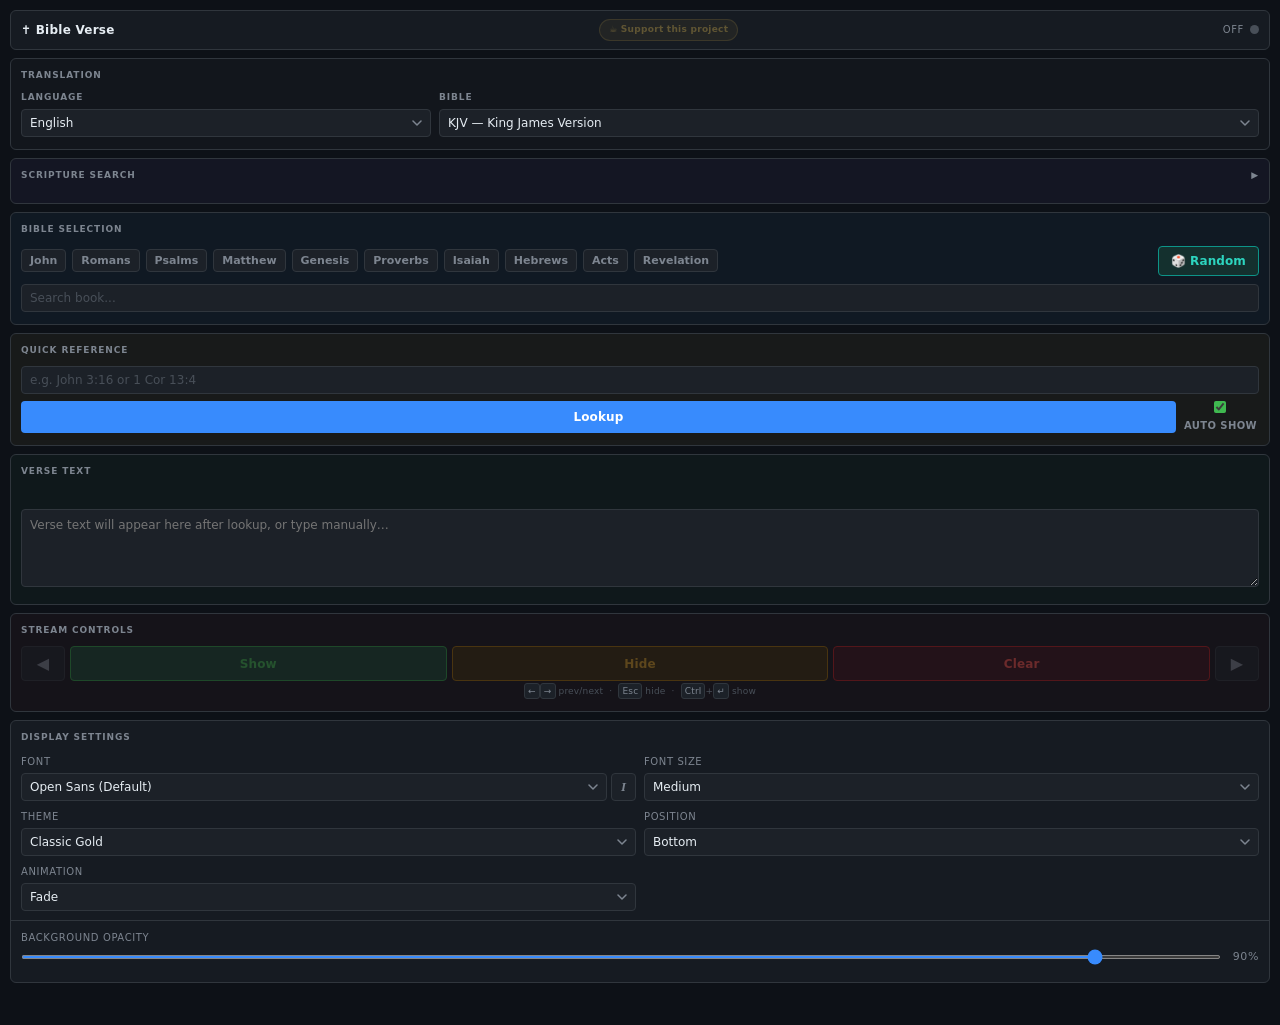
<file: index.html>
<!DOCTYPE html>
<html lang="en">
<head>
  <meta charset="UTF-8">
  <meta name="viewport" content="width=device-width, initial-scale=1.0">
  <title>Bible Verse Controller</title>
  <link rel="stylesheet" href="assets/dock.css">
</head>
<body>

<div id="app">

  <!-- Header -->
  <header>
    <h1>✝ Bible Verse</h1>
    <a
      href="https://ko-fi.com/sinewytech"
      target="_blank"
      rel="noopener noreferrer"
      class="kofi-btn"
      title="Support this project on Ko-fi"
    >☕ Support this project</a>
    <div class="status-row">
      <span class="status-label" id="status-label">Off</span>
      <div class="status-dot" id="status-dot"></div>
    </div>
  </header>

  <!-- Translation -->
  <div class="card card--translation">
    <div class="card-title">Translation</div>
    <div style="display:flex;gap:8px;align-items:flex-end;flex-wrap:nowrap;">
      <div style="flex:1;min-width:0;box-sizing:border-box;">
        <label style="font-size:9px;font-weight:700;text-transform:uppercase;letter-spacing:0.1em;color:var(--text-muted);margin-bottom:4px;display:block;">Language</label>
        <select id="language" title="Language" style="width:100%;min-width:0;">
          <option value="" disabled>Language</option>
          <option value="english" selected>English</option>
          <option value="french">French</option>
          <option value="portuguese">Portuguese</option>
          <option value="spanish">Spanish</option>
          <option value="swahili">Swahili</option>
          <option value="arabic">Arabic</option>
          <option value="chinese">Chinese</option>
          <option value="german">German</option>
          <option value="russian">Russian</option>
        </select>
      </div>
      <div style="flex:2;min-width:0;box-sizing:border-box;">
        <label style="font-size:9px;font-weight:700;text-transform:uppercase;letter-spacing:0.1em;color:var(--text-muted);margin-bottom:4px;display:block;">Bible</label>
        <select id="translation" title="Bible translation" style="width:100%;overflow:hidden;text-overflow:ellipsis;min-width:0;box-sizing:border-box;">
          <option value="kjv" data-language="english" selected>KJV — King James Version</option>
          <option value="nkjv" data-language="english">NKJV — New King James Version</option>
          <option value="niv" data-language="english">NIV — New International Version (1984)</option>
          <option value="niv2011" data-language="english">NIV2011 — New International Version (2011)</option>
          <option value="esv" data-language="english">ESV — English Standard Version</option>
          <option value="nlt" data-language="english">NLT — New Living Translation</option>
          <option value="nasb" data-language="english">NASB — New American Standard Bible</option>
          <option value="amp" data-language="english">AMP — Amplified Bible</option>
          <option value="msg" data-language="english">MSG — The Message</option>
          <option value="csb17" data-language="english">CSB — Christian Standard Bible</option>
          <option value="web" data-language="english">WEB — World English Bible</option>
          <option value="asv" data-language="english">ASV — American Standard Version</option>
          <option value="ylt" data-language="english">YLT — Young's Literal Translation</option>
          <option value="dra" data-language="english">DRB — Douay-Rheims</option>
          <option value="rsv" data-language="english">RSV — Revised Standard Version</option>
          <option value="net" data-language="english">NET — New English Translation</option>
          <option value="gnv" data-language="english">GNV — Geneva Bible (1599)</option>
          <option value="lsv" data-language="english">LSV — Literal Standard Version</option>
          <option value="bsb" data-language="english">BSB — Berean Standard Bible</option>
          <option value="mev" data-language="english">MEV — Modern English Version</option>
          <option value="isv" data-language="english">ISV — International Standard Version</option>
          <option value="erv" data-language="english">ERV — Easy-to-Read Version</option>
          <option value="gnt" data-language="english">GNT — Good News Bible</option>
          <option value="nbs" data-language="french">NBS — Nouvelle Bible Segond</option>
          <option value="frlsg" data-language="french">LSG — Louis Segond 1910</option>
          <option value="frdby" data-language="french">DBY — Darby French</option>
          <option value="frpdv17" data-language="french">PDV — Parole de Vie</option>
          <option value="bds" data-language="french">BDS — Bible du Semeur</option>
          <option value="ara" data-language="portuguese">ARA — Almeida Revista e Atualizada</option>
          <option value="acf11" data-language="portuguese">ACF — Almeida Corrigida Fiel</option>
          <option value="nvipt" data-language="portuguese">NVI-PT — Nova Versão Internacional</option>
          <option value="ntlh" data-language="portuguese">NTLH — Nova Tradução na Linguagem de Hoje</option>
          <option value="arc09" data-language="portuguese">ARC — Almeida Revista e Corrigida</option>
          <option value="rv1960" data-language="spanish">RV1960 — Reina Valera 1960</option>
          <option value="rv2004" data-language="spanish">RV2004 — Reina Valera 2004</option>
          <option value="nvi" data-language="spanish">NVI — Nueva Versión Internacional</option>
          <option value="pdt" data-language="spanish">PDT — Palabra de Dios para Todos</option>
          <option value="ntv" data-language="spanish">NTV — Nueva Traducción Viviente</option>
          <option value="suv" data-language="swahili">SUV — Swahili Union Version</option>
          <option value="nav" data-language="arabic">NAV — New Arabic Version</option>
          <option value="svd" data-language="arabic">SVD — Smith & Van Dyke</option>
          <option value="cuv" data-language="chinese">CUV — Chinese Union Version</option>
          <option value="cunp" data-language="chinese">CUNP — Chinese Union New Punctuation</option>
          <option value="elb" data-language="german">ELB — Elberfelder Bibel</option>
          <option value="lut" data-language="german">LUT — Luther Bibel 2017</option>
          <option value="sch" data-language="german">SCH — Schlachter 2000</option>
          <option value="synodal" data-language="russian">SYNOD — Russian Synodal</option>
          <option value="nrt" data-language="russian">NRT — New Russian Translation</option>
        </select>
      </div>
    </div>
  </div>

  <!-- Scripture Search -->
  <div class="card card--scripture-search" id="scripture-search-card">
    <div class="card-title" id="scripture-search-toggle" style="cursor:pointer;display:flex;justify-content:space-between;align-items:center;">
      Scripture Search <span id="search-toggle-icon">▶</span>
    </div>
    <div id="scripture-search-body" style="display:none;">
      <div style="display:flex;gap:8px;margin-bottom:8px;">
        <input type="text" id="search-input" placeholder="e.g. Jesus wept" autocomplete="off" spellcheck="false" style="flex:1;min-width:0;">
        <button class="btn btn-lookup" id="btn-search">Search</button>
      </div>
      <div id="search-status" style="font-size:11px;color:var(--text-muted);margin-bottom:6px;display:none;"></div>
      <ul id="search-results" class="search-results hidden"></ul>
    </div>
  </div>

  <!-- Bible Selection -->
  <div class="card card--bible-sel">
    <div class="card-title">Bible Selection</div>
    <div class="quick-books-row">
      <button class="btn-book" data-book="John">John</button>
      <button class="btn-book" data-book="Romans">Romans</button>
      <button class="btn-book" data-book="Psalms">Psalms</button>
      <button class="btn-book" data-book="Matthew">Matthew</button>
      <button class="btn-book" data-book="Genesis">Genesis</button>
      <button class="btn-book" data-book="Proverbs">Proverbs</button>
      <button class="btn-book" data-book="Isaiah">Isaiah</button>
      <button class="btn-book" data-book="Hebrews">Hebrews</button>
      <button class="btn-book" data-book="Acts">Acts</button>
      <button class="btn-book" data-book="Revelation">Revelation</button>
      <button class="btn btn-random" id="btn-random">🎲 Random</button>
    </div>
    <div id="random-menu" class="random-menu hidden">
      <button class="random-menu-item" data-cat="bible">📖 Entire Bible</button>
      <button class="random-menu-item" data-cat="ot">📜 Old Testament</button>
      <button class="random-menu-item" data-cat="nt">✝ New Testament</button>
      <button class="random-menu-item" data-cat="gospels">🕊 Gospels only</button>
      <button class="random-menu-item" data-cat="poetry">🎵 Psalms &amp; Proverbs</button>
    </div>
    <div class="ref-wrap" style="margin-top:8px;position:relative;">
      <input type="text" id="book-input" placeholder="Search book..." autocomplete="off" spellcheck="false">
      <ul id="autocomplete-list" class="autocomplete-list hidden"></ul>
    </div>
    <div id="cv-row" class="cv-row hidden">
      <select id="chapter-sel" title="Chapter"></select>
      <select id="verse-sel" title="Verse"></select>
    </div>
  </div>

  <!-- Quick Reference -->
  <div class="card card--quick-ref">
    <div class="card-title">Quick Reference</div>
    <div class="lookup-row" style="display:flex;gap:8px;align-items:center;flex-wrap:nowrap;">
      <div class="ref-wrap" style="flex:1;min-width:0;box-sizing:border-box;">
        <input
          type="text"
          id="ref-input"
          placeholder="e.g. John 3:16 or 1 Cor 13:4"
          autocomplete="off"
          spellcheck="false"
        >
      </div>
    </div>
    <div class="lookup-actions">
      <button class="btn btn-lookup" id="btn-lookup">Lookup</button>
      <label class="auto-show-label" title="Automatically show verse on stream after lookup">
        <input type="checkbox" id="auto-show-cb" checked>
        <span>Auto Show</span>
      </label>
    </div>
  </div>

  <!-- Verse Preview & Edit -->
  <div class="card card--verse-text">
    <div class="card-title">Verse Text</div>
    <p id="preview-reference"></p>
    <textarea
      id="verse-text"
      placeholder="Verse text will appear here after lookup, or type manually…"
    ></textarea>
  </div>

  <!-- Stream Controls -->
  <div class="card card--stream">
    <div class="card-title">Stream Controls</div>
    <div class="controls-row">
      <button class="btn btn-prev" id="btn-prev" title="Previous verse (←)" disabled>◀</button>
      <button class="btn btn-show" id="btn-show" disabled>Show</button>
      <button class="btn btn-hide" id="btn-hide" disabled>Hide</button>
      <button class="btn btn-clear" id="btn-clear" disabled>Clear</button>
      <button class="btn btn-next" id="btn-next" title="Next verse (→)" disabled>▶</button>
    </div>
    <div class="kbd-hint">
      <kbd>←</kbd><kbd>→</kbd> prev/next &nbsp;·&nbsp;
      <kbd>Esc</kbd> hide &nbsp;·&nbsp;
      <kbd>Ctrl</kbd>+<kbd>↵</kbd> show
    </div>
  </div>

  <!-- Display Settings -->
  <div class="card">
    <div class="card-title">Display Settings</div>

    <div class="settings-grid">
      <label>
        Font
        <div class="font-row">
          <select id="font-sel"></select>
          <button id="btn-italic" class="btn-italic" type="button" title="Italic">I</button>
        </div>
      </label>
      <label>
        Font Size
        <select id="font-size">
          <option value="sm">Small</option>
          <option value="md" selected>Medium</option>
          <option value="lg">Large</option>
          <option value="xl">X-Large</option>
        </select>
      </label>
      <label>
        Theme
        <select id="theme">
          <option value="gold">Classic Gold</option>
          <option value="white">Clean White</option>
          <option value="dark">Dark Minimal</option>
          <option value="sacred-light">Sacred Light</option>
          <option value="custom">Custom…</option>
        </select>
      </label>
      <label>
        Position
        <select id="position">
          <option value="bottom">Bottom</option>
          <option value="center">Center</option>
          <option value="top">Top</option>
        </select>
      </label>
      <label>
        Animation
        <select id="animation">
          <option value="fade">Fade</option>
          <option value="slide">Slide Up</option>
          <option value="none">None</option>
        </select>
      </label>
    </div>

    <!-- Opacity -->
    <div class="card-divider"></div>
    <label style="margin-bottom:5px">
      Background Opacity
      <div class="slider-row">
        <input type="range" id="opacity-slider" min="0" max="100" value="90" step="1">
        <span class="slider-value" id="opacity-value">90%</span>
      </div>
    </label>

    <!-- Custom colours (shown when theme = custom) -->
    <div id="custom-colors-section">
      <div class="card-divider"></div>
      <div class="card-title" style="margin-bottom:7px">Custom Colours</div>
      <div class="color-row">
        <div class="color-item">
          <span>Background</span>
          <input type="color" id="color-bg" value="#080810">
        </div>
        <div class="color-item">
          <span>Verse Text</span>
          <input type="color" id="color-text" value="#f0e6c4">
        </div>
        <div class="color-item">
          <span>Reference</span>
          <input type="color" id="color-ref" value="#c9a84c">
        </div>
      </div>
      <div class="card-divider" style="margin-top:9px"></div>
      <label class="checkbox-row">
        <input type="checkbox" id="show-card-checkbox">
        <span>Show card overlay on background</span>
      </label>
    </div>

    <!-- Background mode — only visible when theme = Custom -->
    <div id="bg-mode-section">
      <div class="card-divider"></div>
      <label style="margin-bottom:5px">Background Mode</label>
      <div class="toggle-group" id="bg-mode-toggle" style="margin-bottom:7px">
        <button class="toggle-btn active" data-mode="color">Colour</button>
        <button class="toggle-btn" data-mode="image">Image</button>
      </div>
      <div id="bg-image-section" style="display:none">
        <div class="image-upload-area">
          <label class="btn-upload">
            Choose Image
            <input type="file" id="bg-image-input" accept="image/*" hidden>
          </label>
          <span id="bg-image-name">No image selected</span>
          <button class="btn-icon" id="bg-image-clear" title="Remove image">×</button>
        </div>
      </div>
    </div>
  </div>

  <!-- Status Bar -->
  <div id="status-bar"></div>

</div>

<script src="assets/app.js"></script>
<script>
(() => {
  try {
  // ── DOM refs ──────────────────────────────────────────
  const refInput        = document.getElementById('ref-input');
  const autocompleteList= document.getElementById('autocomplete-list');
  const bookInput       = document.getElementById('book-input');
  const searchInput     = document.getElementById('search-input');
  const btnSearch       = document.getElementById('btn-search');
  const searchStatus    = document.getElementById('search-status');
  const searchResults   = document.getElementById('search-results');
  const searchToggle    = document.getElementById('scripture-search-toggle');
  const searchBody      = document.getElementById('scripture-search-body');
  const searchToggleIcon= document.getElementById('search-toggle-icon');
  const chapterSel      = document.getElementById('chapter-sel');
  const verseSel        = document.getElementById('verse-sel');
  const cvRow           = document.getElementById('cv-row');
  const autoShowCb      = document.getElementById('auto-show-cb');
  const languageSel     = document.getElementById('language');
  const translationSel  = document.getElementById('translation');
  const btnLookup       = document.getElementById('btn-lookup');
  const btnRandom       = document.getElementById('btn-random');
  const randomMenu      = document.getElementById('random-menu');
  const previewRef      = document.getElementById('preview-reference');
  const verseText       = document.getElementById('verse-text');
  const btnPrev         = document.getElementById('btn-prev');
  const btnShow         = document.getElementById('btn-show');
  const btnHide         = document.getElementById('btn-hide');
  const btnClear        = document.getElementById('btn-clear');
  const btnNext         = document.getElementById('btn-next');
  const themeSel        = document.getElementById('theme');
  const positionSel     = document.getElementById('position');
  const fontSizeSel     = document.getElementById('font-size');
  const animationSel    = document.getElementById('animation');
  const fontSel         = document.getElementById('font-sel');
  const btnItalic       = document.getElementById('btn-italic');
  const opacitySlider   = document.getElementById('opacity-slider');
  const opacityValue    = document.getElementById('opacity-value');
  const customSection   = document.getElementById('custom-colors-section');
  const bgModeSection   = document.getElementById('bg-mode-section');
  const showCardCheckbox= document.getElementById('show-card-checkbox');
  const colorBg         = document.getElementById('color-bg');
  const colorText       = document.getElementById('color-text');
  const colorRef        = document.getElementById('color-ref');
  const bgModeToggle    = document.getElementById('bg-mode-toggle');
  const bgImageSection  = document.getElementById('bg-image-section');
  const bgImageInput    = document.getElementById('bg-image-input');
  const bgImageName     = document.getElementById('bg-image-name');
  const bgImageClear    = document.getElementById('bg-image-clear');
  const statusBar       = document.getElementById('status-bar');
  const statusDot       = document.getElementById('status-dot');
  const statusLabel     = document.getElementById('status-label');

  // ── State ─────────────────────────────────────────────
  let currentReference  = '';  // display string e.g. "John 3:16 — KJV"
  let navRef            = null; // { book, chapter, verse } for next/prev
  let overlayState      = 'off';
  let currentBgImage    = null; // base64 data URL or null
  let bgMode            = 'color';
  let isItalic          = false;
  let selectedBook      = null; // book name chosen via quick button or autocomplete
  let acItems           = [];   // current autocomplete results
  let acIndex           = -1;   // active autocomplete index

  // ── Populate font selector ────────────────────────────
  BibleApp.CHURCH_FONTS.forEach(f => {
    const opt = document.createElement('option');
    opt.value       = f.value;
    opt.textContent = f.label;
    fontSel.appendChild(opt);
  });

  // ── Init ──────────────────────────────────────────────
  BibleApp.initChannel('dock', () => {});

  const saved = BibleApp.loadSettings();
  translationSel.value = saved.translation || 'kjv';
  // Saved translation may no longer exist in the dropdown (e.g. removed codes)
  if (!translationSel.value) translationSel.value = 'kjv';
  themeSel.value       = saved.theme       || 'gold';
  positionSel.value    = saved.position    || 'bottom';
  fontSizeSel.value    = saved.fontSize    || 'md';
  animationSel.value   = saved.animation   || 'fade';
  fontSel.value        = saved.font        || 'Open Sans';
  isItalic             = saved.italic === true;
  btnItalic.classList.toggle('active', isItalic);
  autoShowCb.checked   = saved.autoShow !== false; // default true
  opacitySlider.value  = saved.opacity     !== undefined ? saved.opacity : 90;
  opacityValue.textContent = opacitySlider.value + '%';

  if (saved.customColors) {
    colorBg.value   = saved.customColors.bg   || '#080810';
    colorText.value = saved.customColors.text || '#f0e6c4';
    colorRef.value  = saved.customColors.ref  || '#c9a84c';
  }
  // Default unchecked — only restore true if explicitly saved as true
  showCardCheckbox.checked = saved.showCard === true;

  // Only restore bg image state when custom theme is actually active
  if (themeSel.value === 'custom') {
    if (saved.bgImage) {
      currentBgImage = saved.bgImage;
      bgImageName.textContent = 'Saved image';
    }
    if (saved.bgMode === 'image') {
      bgMode = 'image';
      setActiveBgModeBtn('image');
      bgImageSection.style.display = '';
    }
  }

  updateThemeUI();

  // ── Language filter ──────────────────────────────────
  languageSel.addEventListener('change', function() {
    const selectedLang = this.value;
    const options = translationSel.querySelectorAll('option');

    let firstVisible = null;
    options.forEach(opt => {
      if (opt.dataset.language === selectedLang) {
        opt.style.display = '';
        if (!firstVisible) firstVisible = opt;
      } else {
        opt.style.display = 'none';
      }
    });

    if (firstVisible) {
      translationSel.value = firstVisible.value;
    }
  });

  // ── Helpers ───────────────────────────────────────────

  function setStatus(msg, type = '') {
    statusBar.textContent = msg;
    statusBar.className   = type ? `is-${type}` : '';
    if (type !== 'loading' && msg) {
      setTimeout(() => {
        if (statusBar.textContent === msg) {
          statusBar.textContent = '';
          statusBar.className   = '';
        }
      }, 4000);
    }
  }

  function setDotState(state) {
    overlayState = state;
    statusDot.className = 'status-dot';
    if (state === 'live') {
      statusDot.classList.add('live');
      statusLabel.textContent = 'Live';
    } else if (state === 'hidden') {
      statusDot.classList.add('hidden-state');
      statusLabel.textContent = 'Hidden';
    } else {
      statusLabel.textContent = 'Off';
    }
  }

  function enableControls(hasVerse) {
    btnShow.disabled  = !hasVerse;
    btnHide.disabled  = !hasVerse;
    btnClear.disabled = !hasVerse;
    btnPrev.disabled  = !hasVerse || !navRef;
    btnNext.disabled  = !hasVerse || !navRef;
  }

  function getCurrentState(action) {
    const isCustom = themeSel.value === 'custom';
    return {
      action,
      reference:    currentReference || refInput.value.trim(),
      text:         verseText.value.trim(),
      theme:        themeSel.value,
      position:     positionSel.value,
      fontSize:     fontSizeSel.value,
      animation:    animationSel.value,
      font:         fontSel.value,
      italic:       isItalic,
      opacity:      parseInt(opacitySlider.value, 10),
      // Preset themes never send a background image — their CSS always wins
      bgMode:       isCustom ? bgMode : 'color',
      bgImage:      isCustom && bgMode === 'image' ? currentBgImage : null,
      customColors: { bg: colorBg.value, text: colorText.value, ref: colorRef.value },
      // Preset themes always show the card; custom respects the checkbox
      showCard:     isCustom ? showCardCheckbox.checked : true,
      visible:      action === 'show',
      translation:  translationSel.value,
    };
  }

  function saveCurrentSettings() {
    BibleApp.saveSettings({
      translation:  translationSel.value,
      theme:        themeSel.value,
      position:     positionSel.value,
      fontSize:     fontSizeSel.value,
      animation:    animationSel.value,
      font:         fontSel.value,
      italic:       isItalic,
      autoShow:     autoShowCb.checked,
      opacity:      parseInt(opacitySlider.value, 10),
      bgMode,
      bgImage:      currentBgImage,
      customColors: { bg: colorBg.value, text: colorText.value, ref: colorRef.value },
      showCard:     showCardCheckbox.checked,
    });
  }

  function resendIfLive() {
    if (overlayState !== 'live') return;
    if (!verseText.value || verseText.value.trim() === '') return;
    BibleApp.send(getCurrentState('show'));
  }

  function updateThemeUI(sendUpdate = false) {
    const isCustom = themeSel.value === 'custom';

    // Custom-only panels
    customSection.classList.toggle('visible', isCustom);
    bgModeSection.classList.toggle('visible', isCustom);

    if (!isCustom) {
      // Reset bg mode controls so they're clean if user returns to Custom later
      bgMode = 'color';
      setActiveBgModeBtn('color');
      bgImageSection.style.display = 'none';
    }

    if (sendUpdate) resendIfLive();
  }

  function setActiveBgModeBtn(mode) {
    bgModeToggle.querySelectorAll('.toggle-btn').forEach(b => {
      b.classList.toggle('active', b.dataset.mode === mode);
    });
  }

  // ── Book / Chapter / Verse selectors ─────────────────

  async function populateChapters(bookName) {
    const entry = BibleApp.BIBLE_BOOKS.find(([name]) => name === bookName);
    if (!entry) return;
    chapterSel.innerHTML = '';
    for (let i = 1; i <= entry[2]; i++) {
      const opt = document.createElement('option');
      opt.value = opt.textContent = i;
      chapterSel.appendChild(opt);
    }
    await populateVerses();
  }

  async function populateVerses() {
    verseSel.innerHTML = '';
    const loading = document.createElement('option');
    loading.textContent = 'Loading...';
    loading.disabled = true;
    verseSel.appendChild(loading);

    const entry = BibleApp.BIBLE_BOOKS.find(([name]) => name === selectedBook);
    if (!entry) return;
    const bookId = BibleApp.BIBLE_BOOKS.indexOf(entry) + 1;
    const rawTranslation = translationSel.value;
    const translationCode = BibleApp.TRANSLATION_MAP[rawTranslation.toLowerCase()] || rawTranslation.toUpperCase();
    const chapter = parseInt(chapterSel.value, 10) || 1;

    const count = await BibleApp.fetchVerseCount(translationCode, bookId, chapter);

    verseSel.innerHTML = '';
    for (let i = 1; i <= count; i++) {
      const opt = document.createElement('option');
      opt.value = opt.textContent = i;
      verseSel.appendChild(opt);
    }
  }

  function selectBook(bookName) {
    selectedBook = bookName;
    bookInput.value = bookName;
    document.querySelectorAll('.btn-book').forEach(b =>
      b.classList.toggle('active', b.dataset.book === bookName)
    );
    populateChapters(bookName);
    cvRow.classList.remove('hidden');
    updateRefFromDropdowns();
    const entry = BibleApp.BIBLE_BOOKS.find(([name]) => name === bookName);
    if (entry && entry[2] === 1) {
      verseSel.focus();
    } else {
      chapterSel.focus();
    }
  }

  function updateRefFromDropdowns() {
    if (!selectedBook) return;
    refInput.value = `${selectedBook} ${chapterSel.value}:${verseSel.value}`;
  }

  async function syncDropdowns(bookName, chapter, verse) {
    const entry = BibleApp.BIBLE_BOOKS.find(([name]) => name.toLowerCase() === bookName.toLowerCase());
    if (!entry) return;
    selectedBook = entry[0];
    document.querySelectorAll('.btn-book').forEach(b =>
      b.classList.toggle('active', b.dataset.book === selectedBook)
    );
    chapterSel.innerHTML = '';
    for (let i = 1; i <= entry[2]; i++) {
      const opt = document.createElement('option');
      opt.value = opt.textContent = i;
      chapterSel.appendChild(opt);
    }
    chapterSel.value = chapter;
    cvRow.classList.remove('hidden');
    await populateVerses();
    verseSel.value = verse;
  }

  // ── Scripture Search ──────────────────────────────────

  async function doSearch() {
    const query = searchInput.value.trim();
    if (query.length < 2) {
      searchStatus.textContent = 'Type at least 2 characters to search.';
      searchStatus.style.display = '';
      searchResults.classList.add('hidden');
      searchResults.innerHTML = '';
      return;
    }
    const rawTranslation = translationSel.value;
    const translationCode = BibleApp.TRANSLATION_MAP[rawTranslation.toLowerCase()] || rawTranslation.toUpperCase();

    searchStatus.textContent = 'Searching...';
    searchStatus.style.display = '';
    btnSearch.disabled = true;
    searchResults.classList.add('hidden');
    searchResults.innerHTML = '';

    const results = await BibleApp.searchScripture(translationCode, query);

    btnSearch.disabled = false;

    if (results && results.error) {
      searchStatus.textContent = results.error;
      return;
    }
    if (!results || results.length === 0) {
      searchStatus.textContent = `No results found for "${query}".`;
      return;
    }

    searchStatus.textContent = `${results.length} result${results.length !== 1 ? 's' : ''} found.`;
    searchResults.innerHTML = '';

    results.forEach(r => {
      const bookName = BibleApp.BIBLE_BOOKS[r.bookId - 1]?.[0] || `Book ${r.bookId}`;
      const ref = `${bookName} ${r.chapter}:${r.verse}`;
      const snippet = r.text.length > 90 ? r.text.slice(0, 90) + '...' : r.text;

      const li = document.createElement('li');
      li.className = 'search-result-item';
      li.innerHTML = `<span class="search-result-ref">${ref}</span><span class="search-result-text">${snippet}</span>`;
      li.addEventListener('click', () => {
        refInput.value = ref;
        doLookup(ref);
        if (searchBody.style.display !== 'none') {
          searchBody.style.display = 'none';
          searchToggleIcon.textContent = '▶';
        }
      });
      searchResults.appendChild(li);
    });

    searchResults.classList.remove('hidden');
  }

  // ── Autocomplete ──────────────────────────────────────

  function showAutocomplete(items) {
    autocompleteList.innerHTML = '';
    if (!items.length) {
      hideAutocomplete();
      return;
    }
    acItems = items;
    acIndex = -1;
    items.forEach((name, i) => {
      const li = document.createElement('li');
      li.className     = 'autocomplete-item';
      li.textContent   = name;
      li.dataset.index = i;
      li.addEventListener('mousedown', (e) => {
        e.preventDefault(); // prevent input blur
        selectAutocomplete(i);
      });
      autocompleteList.appendChild(li);
    });
    autocompleteList.classList.remove('hidden');
  }

  function hideAutocomplete() {
    autocompleteList.classList.add('hidden');
    acItems = [];
    acIndex = -1;
  }

  function selectAutocomplete(idx) {
    const book = acItems[idx];
    if (!book) return;
    hideAutocomplete();
    selectBook(book);
  }

  function moveAutocomplete(dir) {
    if (!acItems.length) return;
    acIndex = Math.max(-1, Math.min(acItems.length - 1, acIndex + dir));
    autocompleteList.querySelectorAll('.autocomplete-item').forEach((el, i) => {
      el.classList.toggle('active', i === acIndex);
    });
  }

  function handleBookInput() {
    const val = bookInput.value;
    if (!val.trim()) {
      selectedBook = null;
      cvRow.classList.add('hidden');
      document.querySelectorAll('.btn-book').forEach(b => b.classList.remove('active'));
      const allBooks = BibleApp.BIBLE_BOOKS.map(([name]) => name);
      showAutocomplete(allBooks);
      return;
    }
    const results = BibleApp.searchBooks(val.trim());
    const exact = results.length === 1 && results[0].toLowerCase() === val.trim().toLowerCase();
    if (exact) { hideAutocomplete(); return; }
    showAutocomplete(results);
  }

  // ── Random Verse ──────────────────────────────────────

  const RANDOM_CATEGORIES = {
    bible:   { pool: () => BibleApp.BIBLE_BOOKS.slice(0, 66) },
    ot:      { pool: () => BibleApp.BIBLE_BOOKS.slice(0, 39) },
    nt:      { pool: () => BibleApp.BIBLE_BOOKS.slice(39, 66) },
    gospels: { pool: () => [39, 40, 41, 42].map(i => BibleApp.BIBLE_BOOKS[i]) },
    poetry:  { pool: () => [18, 19].map(i => BibleApp.BIBLE_BOOKS[i]) },
  };

  function closeRandomMenu() {
    randomMenu.classList.add('hidden');
  }

  async function doRandomVerse(catKey) {
    closeRandomMenu();

    const books = RANDOM_CATEGORIES[catKey].pool();
    btnRandom.disabled = true;
    btnRandom.classList.add('loading');
    setStatus('Finding random verse…', 'loading');

    let result, lastRef;

    try {
      // Up to 4 attempts: first two try a random verse (1-12),
      // later attempts fall back to verse 1 of a fresh random chapter.
      for (let attempt = 0; attempt < 4; attempt++) {
        const [bookName, , chapters] = books[Math.floor(Math.random() * books.length)];
        const chapter = Math.floor(Math.random() * chapters) + 1;
        const verse   = attempt < 2 ? Math.floor(Math.random() * 12) + 1 : 1;
        lastRef = `${bookName} ${chapter}:${verse}`;
        console.log('[BibleApp] random attempt', attempt + 1, lastRef, 'translation=', translationSel.value);
        result  = await BibleApp.fetchVerse(lastRef, translationSel.value);
        if (!result.error) break;
      }
    } catch (e) {
      console.error('[BibleApp] doRandomVerse threw:', e);
      result = { error: 'Random verse failed: ' + (e && e.message ? e.message : e) };
    } finally {
      btnRandom.disabled = false;
      btnRandom.classList.remove('loading');
    }

    if (!result || result.error) {
      setStatus((result && result.error) || 'No verse found.', 'error');
      return;
    }

    currentReference       = result.reference;
    previewRef.textContent = result.reference;
    verseText.value        = result.text;
    navRef = BibleApp.parseReference(result.rawRef || lastRef);
    if (navRef) refInput.value = BibleApp.buildReference(navRef.book, navRef.chapter, navRef.verse);
    enableControls(true);
    setStatus(`Random: ${result.reference}`, 'success');

    if (autoShowCb.checked || overlayState === 'live') {
      BibleApp.send(getCurrentState('show'));
      if (autoShowCb.checked) setDotState('live');
    }
  }

  // ── Lookup ────────────────────────────────────────────

  async function doLookup(ref) {
    ref = (ref || refInput.value).trim();
    if (!ref) {
      setStatus('Enter a reference first (e.g. John 3:16).', 'error');
      refInput.focus();
      return;
    }

    hideAutocomplete();
    btnLookup.disabled = true;
    btnLookup.classList.add('loading');
    setStatus('Fetching verse…', 'loading');

    let result;
    try {
      console.log('[BibleApp] lookup', ref, 'translation=', translationSel.value);
      result = await BibleApp.fetchVerse(ref, translationSel.value);
    } catch (e) {
      console.error('[BibleApp] doLookup threw:', e);
      result = { error: 'Lookup failed: ' + (e && e.message ? e.message : e) };
    } finally {
      btnLookup.disabled = false;
      btnLookup.classList.remove('loading');
    }

    if (!result || result.error) {
      setStatus((result && result.error) || 'No verse found.', 'error');
      return;
    }

    currentReference       = result.reference;
    previewRef.textContent = result.reference;
    verseText.value        = result.text;

    // Parse raw ref for navigation (API returns e.g. "John 3:16")
    navRef = BibleApp.parseReference(result.rawRef || ref);
    if (navRef) {
      refInput.value = BibleApp.buildReference(navRef.book, navRef.chapter, navRef.verse);
      await syncDropdowns(navRef.book, navRef.chapter, navRef.verse);
    }

    enableControls(true);
    setStatus(`Loaded: ${result.reference}`, 'success');

    if (autoShowCb.checked) {
      BibleApp.send(getCurrentState('show'));
      setDotState('live');
    }
  }

  // ── Next / Previous ───────────────────────────────────

  async function navigateVerse(delta) {
    if (!navRef) return;

    const { book, chapter, verse } = navRef;
    const newVerse = verse + delta;

    if (newVerse < 1) {
      // Go to previous chapter, verse 1 (we don't know last verse of prev chapter)
      if (chapter <= 1) { setStatus('Already at the beginning.', ''); return; }
      await doLookup(BibleApp.buildReference(book, chapter - 1, 1));
    } else {
      const ref = BibleApp.buildReference(book, chapter, newVerse);
      const result = await BibleApp.fetchVerse(ref, translationSel.value);

      if (result.error) {
        // Likely past the last verse — try next chapter
        if (delta > 0) {
          await doLookup(BibleApp.buildReference(book, chapter + 1, 1));
        } else {
          setStatus(result.error, 'error');
        }
      } else {
        // Apply directly without going through doLookup UI flow
        currentReference       = result.reference;
        previewRef.textContent = result.reference;
        verseText.value        = result.text;
        navRef = BibleApp.parseReference(result.rawRef || ref);
        if (navRef) refInput.value = BibleApp.buildReference(navRef.book, navRef.chapter, navRef.verse);
        enableControls(true);
        // Live-update overlay if visible
        if (overlayState === 'live') BibleApp.send(getCurrentState('show'));
        setStatus(`${result.reference}`, 'success');
      }
    }
  }

  // ── Event listeners ───────────────────────────────────

  // Quick book buttons
  document.querySelectorAll('.btn-book').forEach(btn =>
    btn.addEventListener('click', () => selectBook(btn.dataset.book))
  );

  // Chapter dropdown → repopulate verses and sync ref input
  chapterSel.addEventListener('change', async () => {
    await populateVerses();
    updateRefFromDropdowns();
  });

  // Verse dropdown → sync ref input, auto-lookup if Auto Show is on
  verseSel.addEventListener('change', () => {
    updateRefFromDropdowns();
    if (autoShowCb.checked) doLookup();
  });

  verseSel.addEventListener('keydown', (e) => {
    if (e.key === 'Enter') doLookup();
  });

  btnLookup.addEventListener('click', () => doLookup());

  btnRandom.addEventListener('click', (e) => {
    e.stopPropagation(); // prevent the document click from closing it immediately
    randomMenu.classList.toggle('hidden');
  });

  randomMenu.addEventListener('click', (e) => {
    const item = e.target.closest('.random-menu-item');
    if (item) doRandomVerse(item.dataset.cat);
  });

  // Close the menu when clicking anywhere outside it.
  document.addEventListener('click', closeRandomMenu);

  refInput.addEventListener('keydown', (e) => {
    if (e.key === 'Enter') {
      hideAutocomplete();
      doLookup();
    }
  });

  bookInput.addEventListener('input', handleBookInput);

  bookInput.addEventListener('focus', () => {
    const val = bookInput.value.trim();
    const results = val
      ? BibleApp.searchBooks(val)
      : BibleApp.BIBLE_BOOKS.map(([name]) => name);
    showAutocomplete(results);
  });

  bookInput.addEventListener('keydown', (e) => {
    if (e.key === 'ArrowDown') { e.preventDefault(); moveAutocomplete(1); return; }
    if (e.key === 'ArrowUp')   { e.preventDefault(); moveAutocomplete(-1); return; }
    if (e.key === 'Escape')    { hideAutocomplete(); return; }
    if (e.key === 'Enter') {
      if (acIndex >= 0 && acItems.length) {
        e.preventDefault();
        selectAutocomplete(acIndex);
      }
    }
  });

  bookInput.addEventListener('blur', () => {
    setTimeout(hideAutocomplete, 150);
  });

  btnSearch.addEventListener('click', () => doSearch());

  searchInput.addEventListener('keydown', (e) => {
    if (e.key === 'Enter') doSearch();
  });

  searchToggle.addEventListener('click', () => {
    const isOpen = searchBody.style.display !== 'none';
    searchBody.style.display = isOpen ? 'none' : '';
    searchToggleIcon.textContent = isOpen ? '▶' : '▼';
    try { localStorage.setItem('obs-bible-verse-search-open', isOpen ? '0' : '1'); } catch (_) {}
  });

  try {
    if (localStorage.getItem('obs-bible-verse-search-open') === '1') {
      searchBody.style.display = '';
      searchToggleIcon.textContent = '▼';
    }
  } catch (_) {}

  verseText.addEventListener('input', () => {
    enableControls(verseText.value.trim().length > 0);
  });

  verseText.addEventListener('keydown', (e) => {
    if (e.key === 'Enter' && (e.ctrlKey || e.metaKey)) {
      e.preventDefault();
      btnShow.click();
    }
  });

  btnShow.addEventListener('click', () => {
    const text = verseText.value.trim();
    if (!text) { setStatus('No verse text to display.', 'error'); return; }
    BibleApp.send(getCurrentState('show'));
    setDotState('live');
    setStatus('Verse shown on stream.', 'success');
  });

  btnHide.addEventListener('click', () => {
    BibleApp.send(getCurrentState('hide'));
    setDotState('hidden');
    setStatus('Verse hidden.', '');
  });

  btnClear.addEventListener('click', () => {
    BibleApp.send({ action: 'clear', visible: false, reference: '', text: '' });
    previewRef.textContent = '';
    verseText.value        = '';
    currentReference       = '';
    refInput.value         = '';
    navRef                 = null;
    enableControls(false);
    setDotState('off');
    setStatus('Cleared.', '');
  });

  btnPrev.addEventListener('click', () => navigateVerse(-1));
  btnNext.addEventListener('click', () => navigateVerse(1));

  // Settings — save + live-update on change
  [themeSel, positionSel, fontSizeSel, animationSel, fontSel].forEach(el => {
    el.addEventListener('change', () => {
      if (el === themeSel) {
        // updateThemeUI resets bg state then calls resendIfLive internally
        updateThemeUI(true);
        saveCurrentSettings();
      } else {
        saveCurrentSettings();
        resendIfLive();
      }
    });
  });

  btnItalic.addEventListener('click', () => {
    isItalic = !isItalic;
    btnItalic.classList.toggle('active', isItalic);
    saveCurrentSettings();
    resendIfLive();
  });

  translationSel.addEventListener('change', saveCurrentSettings);

  // Opacity slider
  opacitySlider.addEventListener('input', () => {
    opacityValue.textContent = opacitySlider.value + '%';
    saveCurrentSettings();
    resendIfLive();
  });

  // Custom colour pickers
  [colorBg, colorText, colorRef].forEach(el => {
    el.addEventListener('input', () => {
      saveCurrentSettings();
      resendIfLive();
    });
  });

  // Show-card checkbox
  showCardCheckbox.addEventListener('change', () => {
    saveCurrentSettings();
    resendIfLive();
  });

  // Background mode toggle
  bgModeToggle.addEventListener('click', (e) => {
    const btn = e.target.closest('.toggle-btn');
    if (!btn) return;
    bgMode = btn.dataset.mode;
    setActiveBgModeBtn(bgMode);
    bgImageSection.style.display = bgMode === 'image' ? '' : 'none';
    saveCurrentSettings();
    resendIfLive();
  });

  // Background image upload
  bgImageInput.addEventListener('change', (e) => {
    const file = e.target.files[0];
    if (!file) return;

    const img = new Image();
    const url = URL.createObjectURL(file);

    img.onload = () => {
      const MAX_W = 1920, MAX_H = 1080;
      let w = img.width, h = img.height;
      if (w > MAX_W || h > MAX_H) {
        const scale = Math.min(MAX_W / w, MAX_H / h);
        w = Math.round(w * scale);
        h = Math.round(h * scale);
      }
      const canvas = document.createElement('canvas');
      canvas.width  = w;
      canvas.height = h;
      canvas.getContext('2d').drawImage(img, 0, 0, w, h);
      currentBgImage = canvas.toDataURL('image/jpeg', 0.82);
      URL.revokeObjectURL(url);
      bgImageName.textContent = file.name;
      saveCurrentSettings();
      resendIfLive();
    };

    img.onerror = () => {
      URL.revokeObjectURL(url);
      setStatus('Could not load image.', 'error');
    };

    img.src = url;
    // Reset input so same file can be re-selected
    bgImageInput.value = '';
  });

  bgImageClear.addEventListener('click', () => {
    currentBgImage          = null;
    bgImageName.textContent = 'No image selected';
    saveCurrentSettings();
    resendIfLive();
  });

  // ── Global keyboard shortcuts ─────────────────────────
  document.addEventListener('keydown', (e) => {
    const tag     = document.activeElement.tagName;
    const inInput = tag === 'INPUT' || tag === 'TEXTAREA' || tag === 'SELECT';

    if (e.key === 'Escape' && !inInput) {
      btnHide.click();
    } else if (e.key === 'ArrowRight' && !inInput) {
      e.preventDefault();
      navigateVerse(1);
    } else if (e.key === 'ArrowLeft' && !inInput) {
      e.preventDefault();
      navigateVerse(-1);
    }
  });
  } catch (e) {
    console.error('[BibleApp] dock init failed:', e);
  }
})();
</script>

</body>
</html>
</file>
<file: assets/dock.css>
/* OBS Bible Verse Plugin — Dock Control Panel Styles */

*, *::before, *::after {
  box-sizing: border-box;
  margin: 0;
  padding: 0;
}

:root {
  --bg-body:      #0d1117;
  --bg-card:      #161b22;
  --bg-input:     #1c2128;
  --border:       #30363d;
  --border-focus: #58a6ff;
  --text:         #e6edf3;
  --text-muted:   #7d8590;
  --text-dim:     #484f58;
  --accent-blue:  #388bfd;
  --accent-green: #3fb950;
  --accent-amber: #d29922;
  --accent-red:   #f85149;
  --radius:       6px;
}

html, body {
  width: 100%;
  min-height: 100vh;
  background: var(--bg-body);
  color: var(--text);
  font-family: -apple-system, BlinkMacSystemFont, 'Segoe UI', system-ui, sans-serif;
  font-size: 12px;
  line-height: 1.5;
}

/* ── Layout ─────────────────────────────────────────── */

#app {
  padding: 10px 10px 16px;
  display: flex;
  flex-direction: column;
  gap: 8px;
}

/* ── Header ──────────────────────────────────────────── */

header {
  display: flex;
  align-items: center;
  justify-content: space-between;
  padding: 8px 10px;
  background: var(--bg-card);
  border: 1px solid var(--border);
  border-radius: var(--radius);
}

header h1 {
  font-size: 12px;
  font-weight: 600;
  color: var(--text);
  letter-spacing: 0.02em;
}

/* ── Ko-fi support button ────────────────────────────── */

.kofi-btn {
  display: inline-flex;
  align-items: center;
  gap: 4px;
  padding: 3px 9px;
  border-radius: 20px;
  background: rgba(201, 168, 76, 0.10);
  border: 1px solid rgba(201, 168, 76, 0.22);
  color: rgba(201, 168, 76, 0.55);
  font-size: 9px;
  font-weight: 600;
  letter-spacing: 0.03em;
  text-decoration: none;
  white-space: nowrap;
  opacity: 0.7;
  transition: opacity 0.2s, background 0.2s, color 0.2s, border-color 0.2s;
}

.kofi-btn:hover {
  opacity: 1;
  background: rgba(201, 168, 76, 0.18);
  border-color: rgba(201, 168, 76, 0.50);
  color: #c9a84c;
}

.status-row {
  display: flex;
  align-items: center;
  gap: 6px;
}

.status-label {
  font-size: 10px;
  color: var(--text-muted);
  text-transform: uppercase;
  letter-spacing: 0.06em;
}

.status-dot {
  width: 9px;
  height: 9px;
  border-radius: 50%;
  background: var(--text-dim);
  flex-shrink: 0;
  transition: background 0.3s;
}

.status-dot.live {
  background: var(--accent-green);
  box-shadow: 0 0 0 3px rgba(63, 185, 80, 0.25);
  animation: pulse 2s infinite;
}

.status-dot.hidden-state { background: var(--accent-amber); }

@keyframes pulse {
  0%, 100% { box-shadow: 0 0 0 3px rgba(63, 185, 80, 0.25); }
  50%       { box-shadow: 0 0 0 5px rgba(63, 185, 80, 0.08); }
}

/* ── Cards ───────────────────────────────────────────── */

.card {
  background: var(--bg-card);
  border: 1px solid var(--border);
  border-radius: var(--radius);
  padding: 10px 10px 12px;
}

.card-title {
  font-size: 9px;
  font-weight: 700;
  text-transform: uppercase;
  letter-spacing: 0.1em;
  color: var(--text-muted);
  margin-bottom: 9px;
}

/* ── Form elements ───────────────────────────────────── */

label {
  display: flex;
  flex-direction: column;
  gap: 4px;
  font-size: 10px;
  color: var(--text-muted);
  font-weight: 500;
  text-transform: uppercase;
  letter-spacing: 0.06em;
}

input[type="text"],
select,
textarea {
  background: var(--bg-input);
  border: 1px solid var(--border);
  border-radius: 4px;
  color: var(--text);
  font-family: inherit;
  font-size: 12px;
  padding: 6px 8px;
  width: 100%;
  transition: border-color 0.15s;
  outline: none;
  appearance: none;
  -webkit-appearance: none;
}

input[type="text"]:focus,
select:focus,
textarea:focus {
  border-color: var(--border-focus);
  box-shadow: 0 0 0 3px rgba(56, 139, 253, 0.15);
}

input::placeholder { color: var(--text-dim); }

select {
  cursor: pointer;
  background-image: url("data:image/svg+xml,%3Csvg xmlns='http://www.w3.org/2000/svg' width='10' height='6' fill='none'%3E%3Cpath d='M1 1l4 4 4-4' stroke='%237d8590' stroke-width='1.5' stroke-linecap='round' stroke-linejoin='round'/%3E%3C/svg%3E");
  background-repeat: no-repeat;
  background-position: right 8px center;
  padding-right: 26px;
}

select option {
  background: var(--bg-input);
  color: var(--text);
}

textarea {
  resize: vertical;
  min-height: 78px;
  line-height: 1.6;
}

/* ── Lookup row ──────────────────────────────────────── */

.lookup-row {
  display: flex;
  gap: 6px;
  margin-bottom: 7px;
}

.lookup-row select {
  width: 72px;
  flex-shrink: 0;
}

/* ── Autocomplete ────────────────────────────────────── */

.ref-wrap {
  position: relative;
  flex: 1;
  min-width: 0;
}

.ref-wrap input { width: 100%; }

.autocomplete-list {
  position: absolute;
  top: calc(100% + 3px);
  left: 0;
  right: 0;
  background: #1c2535;
  border: 1px solid var(--border-focus);
  border-radius: 4px;
  list-style: none;
  z-index: 200;
  overflow: hidden;
  box-shadow: 0 6px 20px rgba(0, 0, 0, 0.5);
}

.autocomplete-list.hidden { display: none; }

.autocomplete-item {
  padding: 6px 10px;
  cursor: pointer;
  font-size: 12px;
  color: var(--text);
  transition: background 0.1s;
}

.autocomplete-item:hover,
.autocomplete-item.active {
  background: rgba(56, 139, 253, 0.2);
  color: #fff;
}

/* ── Preview reference ───────────────────────────────── */

#preview-reference {
  font-size: 11px;
  color: var(--text-muted);
  font-style: italic;
  margin-bottom: 5px;
  min-height: 16px;
  letter-spacing: 0.01em;
}

/* ── Buttons ─────────────────────────────────────────── */

.btn {
  border: none;
  border-radius: 4px;
  cursor: pointer;
  font-family: inherit;
  font-size: 12px;
  font-weight: 600;
  letter-spacing: 0.01em;
  padding: 7px 12px;
  transition: opacity 0.15s, transform 0.1s, background 0.15s, color 0.15s;
  white-space: nowrap;
}

.btn:active { transform: scale(0.97); }

.btn:disabled {
  opacity: 0.38;
  cursor: not-allowed;
  transform: none !important;
}

/* Lookup + Random share a row */
.lookup-actions {
  display: flex;
  gap: 6px;
  margin-top: 4px;
}

.btn-lookup {
  background: var(--accent-blue);
  color: #fff;
  flex: 1;
}

.btn-lookup:hover:not(:disabled) { opacity: 0.88; }

/* ── Random Verse button ─────────────────────────────── */

.btn-random {
  background: #14302e;
  color: #2dd4bf;
  border: 1px solid #0d9488;
  flex-shrink: 0;
}

.btn-random:hover:not(:disabled) {
  background: #0d9488;
  color: #fff;
}

.btn-random.loading {
  position: relative;
  color: transparent;
}

.btn-random.loading::after {
  content: '';
  position: absolute;
  inset: 0;
  margin: auto;
  width: 13px;
  height: 13px;
  border: 2px solid rgba(45, 212, 191, 0.3);
  border-top-color: #2dd4bf;
  border-radius: 50%;
  animation: spin 0.65s linear infinite;
}

/* ── Random category dropdown menu ──────────────────── */

.random-menu {
  margin-top: 5px;
  background: #111e2a;
  border: 1px solid rgba(13, 148, 136, 0.55);
  border-radius: 6px;
  overflow: hidden;
  box-shadow: 0 6px 24px rgba(0, 0, 0, 0.55);
}

.random-menu.hidden { display: none; }

.random-menu-item {
  display: block;
  width: 100%;
  background: none;
  border: none;
  border-bottom: 1px solid rgba(13, 148, 136, 0.12);
  color: var(--text-muted);
  font-family: inherit;
  font-size: 11px;
  font-weight: 500;
  text-align: left;
  padding: 7px 12px;
  cursor: pointer;
  transition: background 0.1s, color 0.1s;
}

.random-menu-item:last-child { border-bottom: none; }

.random-menu-item:hover {
  background: rgba(13, 148, 136, 0.18);
  color: #2dd4bf;
}

/* ── Stream controls row ─────────────────────────────── */

.controls-row {
  display: flex;
  gap: 5px;
}

.btn-prev, .btn-next {
  background: var(--bg-input);
  color: var(--text-muted);
  border: 1px solid var(--border);
  padding: 7px 10px;
  font-size: 13px;
  flex-shrink: 0;
}

.btn-prev:hover:not(:disabled),
.btn-next:hover:not(:disabled) {
  background: var(--border);
  color: var(--text);
}

.btn-show {
  background: #1a4731;
  color: #3fb950;
  border: 1px solid #2ea043;
  flex: 1;
}
.btn-show:hover:not(:disabled) { background: #2ea043; color: #fff; }

.btn-hide {
  background: #3a2d0a;
  color: #d29922;
  border: 1px solid #9e6a03;
  flex: 1;
}
.btn-hide:hover:not(:disabled) { background: #9e6a03; color: #fff; }

.btn-clear {
  background: #3b1219;
  color: #f85149;
  border: 1px solid #b91c1c;
  flex: 1;
}
.btn-clear:hover:not(:disabled) { background: #b91c1c; color: #fff; }

/* ── Settings grid ───────────────────────────────────── */

.settings-grid {
  display: grid;
  grid-template-columns: 1fr 1fr;
  gap: 8px;
}

/* Full-width inside the grid */
.settings-grid .full {
  grid-column: 1 / -1;
}

/* ── Opacity slider ──────────────────────────────────── */

.slider-row {
  display: flex;
  align-items: center;
  gap: 8px;
}

.slider-row input[type="range"] {
  flex: 1;
  height: 4px;
  padding: 0;
  background: transparent;
  cursor: pointer;
  appearance: auto;
  -webkit-appearance: auto;
  accent-color: var(--accent-blue);
  border: none;
  box-shadow: none;
}

.slider-row input[type="range"]:focus { box-shadow: none; border-color: transparent; }

.slider-value {
  font-size: 11px;
  color: var(--text-muted);
  min-width: 30px;
  text-align: right;
  flex-shrink: 0;
}

/* ── Background mode toggle ──────────────────────────── */

.toggle-group {
  display: flex;
  gap: 4px;
  background: var(--bg-input);
  border: 1px solid var(--border);
  border-radius: 4px;
  padding: 2px;
}

.toggle-btn {
  flex: 1;
  border: none;
  background: transparent;
  color: var(--text-muted);
  font-size: 11px;
  font-weight: 600;
  padding: 4px 6px;
  border-radius: 3px;
  cursor: pointer;
  transition: background 0.15s, color 0.15s;
  font-family: inherit;
}

.toggle-btn.active {
  background: var(--accent-blue);
  color: #fff;
}

/* ── Image upload ────────────────────────────────────── */

.image-upload-area {
  display: flex;
  align-items: center;
  gap: 6px;
  flex-wrap: wrap;
}

.btn-upload {
  background: var(--bg-input);
  color: var(--text-muted);
  border: 1px dashed var(--border);
  border-radius: 4px;
  padding: 5px 10px;
  cursor: pointer;
  font-size: 11px;
  font-weight: 600;
  font-family: inherit;
  transition: border-color 0.15s, color 0.15s;
}

.btn-upload:hover {
  border-color: var(--accent-blue);
  color: var(--text);
}

#bg-image-name {
  flex: 1;
  font-size: 11px;
  color: var(--text-muted);
  overflow: hidden;
  text-overflow: ellipsis;
  white-space: nowrap;
  min-width: 0;
}

.btn-icon {
  background: none;
  border: none;
  color: var(--text-dim);
  cursor: pointer;
  font-size: 15px;
  padding: 1px 4px;
  border-radius: 3px;
  line-height: 1;
  flex-shrink: 0;
}
.btn-icon:hover { color: var(--accent-red); background: rgba(248, 81, 73, 0.1); }

/* ── Colour pickers ──────────────────────────────────── */

.color-row {
  display: flex;
  gap: 10px;
}

.color-item {
  display: flex;
  flex-direction: column;
  align-items: center;
  gap: 4px;
  flex: 1;
}

.color-item span {
  font-size: 9px;
  color: var(--text-muted);
  text-transform: uppercase;
  letter-spacing: 0.06em;
  font-weight: 600;
}

input[type="color"] {
  width: 100%;
  height: 28px;
  padding: 2px 3px;
  background: var(--bg-input);
  border: 1px solid var(--border);
  border-radius: 4px;
  cursor: pointer;
  outline: none;
  appearance: auto;
  -webkit-appearance: auto;
}

input[type="color"]:focus { border-color: var(--border-focus); }

/* Section divider within a card */
.card-divider {
  height: 1px;
  background: var(--border);
  margin: 9px -10px;
}

/* ── Status bar ──────────────────────────────────────── */

#status-bar {
  font-size: 11px;
  color: var(--text-muted);
  text-align: center;
  min-height: 18px;
  padding: 2px 8px;
  border-radius: 4px;
  transition: color 0.2s;
}

#status-bar.is-error   { color: var(--accent-red);   }
#status-bar.is-success { color: var(--accent-green);  }
#status-bar.is-loading { color: var(--accent-blue);   }

/* ── Keyboard hints ──────────────────────────────────── */

.kbd-hint {
  font-size: 9px;
  color: var(--text-dim);
  text-align: center;
  margin-top: 2px;
  letter-spacing: 0.02em;
}

kbd {
  display: inline-block;
  background: var(--bg-input);
  border: 1px solid var(--border);
  border-radius: 3px;
  padding: 0 3px;
  font-size: 9px;
  font-family: inherit;
  color: var(--text-muted);
  line-height: 1.6;
}

/* ── Loading spinner in button ───────────────────────── */

.btn-lookup.loading {
  position: relative;
  color: transparent;
}

.btn-lookup.loading::after {
  content: '';
  position: absolute;
  inset: 0;
  margin: auto;
  width: 14px;
  height: 14px;
  border: 2px solid rgba(255, 255, 255, 0.3);
  border-top-color: #fff;
  border-radius: 50%;
  animation: spin 0.65s linear infinite;
}

@keyframes spin { to { transform: rotate(360deg); } }

/* ── Checkbox row ────────────────────────────────────── */

.checkbox-row {
  display: flex;
  flex-direction: row;
  align-items: center;
  gap: 7px;
  font-size: 11px;
  font-weight: 500;
  color: var(--text-muted);
  text-transform: none;
  letter-spacing: 0;
  cursor: pointer;
}

.checkbox-row input[type="checkbox"] {
  width: 13px;
  height: 13px;
  flex-shrink: 0;
  cursor: pointer;
  accent-color: var(--accent-blue);
  /* reset the generic input styles */
  padding: 0;
  border: none;
  border-radius: 3px;
  background: transparent;
  box-shadow: none;
  appearance: auto;
  -webkit-appearance: auto;
}

/* ── Font row (select + italic toggle) ──────────────── */

.font-row {
  display: flex;
  gap: 4px;
}

.font-row select { flex: 1; min-width: 0; }

.btn-italic {
  background: var(--bg-input);
  color: var(--text-muted);
  border: 1px solid var(--border);
  border-radius: 4px;
  padding: 6px 9px;
  font-style: italic;
  font-size: 13px;
  font-weight: 700;
  font-family: Georgia, serif;
  cursor: pointer;
  flex-shrink: 0;
  line-height: 1;
  transition: background 0.15s, color 0.15s, border-color 0.15s;
}

.btn-italic:hover:not(.active) {
  background: var(--border);
  color: var(--text);
}

.btn-italic.active {
  background: rgba(56, 139, 253, 0.18);
  border-color: var(--accent-blue);
  color: var(--accent-blue);
}

/* ── Quick Lookup book buttons ───────────────────────── */

.quick-books {
  display: flex;
  flex-wrap: wrap;
  gap: 4px;
}

.btn-book {
  background: var(--bg-input);
  color: var(--text-muted);
  border: 1px solid var(--border);
  border-radius: 4px;
  padding: 4px 8px;
  font-size: 11px;
  font-weight: 600;
  font-family: inherit;
  cursor: pointer;
  transition: background 0.15s, color 0.15s, border-color 0.15s;
}

.btn-book:hover { background: var(--border); color: var(--text); }

.btn-book.active {
  background: rgba(56, 139, 253, 0.18);
  border-color: var(--accent-blue);
  color: var(--accent-blue);
}

/* ── Chapter / Verse dropdown row ────────────────────── */

.cv-row {
  display: flex;
  gap: 6px;
  margin-top: 6px;
}

.cv-row.hidden { display: none; }

.cv-row select { flex: 1; }

/* ── Auto Show inline label ──────────────────────────── */

.auto-show-label {
  display: inline-flex;
  align-items: center;
  gap: 5px;
  font-size: 10px;
  font-weight: 600;
  color: var(--text-muted);
  font-family: inherit;
  text-transform: uppercase;
  letter-spacing: 0.04em;
  cursor: pointer;
  white-space: nowrap;
  flex-shrink: 0;
  padding: 0 2px;
}

.auto-show-label input[type="checkbox"] {
  width: 12px;
  height: 12px;
  margin: 0;
  cursor: pointer;
  accent-color: var(--accent-green);
  padding: 0;
  border: none;
  background: transparent;
  box-shadow: none;
  appearance: auto;
  -webkit-appearance: auto;
}

/* ── Collapsible custom-colours section ──────────────── */

#custom-colors-section,
#bg-mode-section {
  display: none;
}

#custom-colors-section.visible,
#bg-mode-section.visible {
  display: block;
}

/* ── Scripture Search ───────────────────────────────────── */
.search-results {
  list-style: none;
  margin: 0;
  padding: 0;
  max-height: 220px;
  overflow-y: auto;
  border: 1px solid var(--border);
  border-radius: 6px;
}

.search-results.hidden {
  display: none;
}

.search-result-item {
  display: flex;
  flex-direction: column;
  gap: 2px;
  padding: 8px 10px;
  cursor: pointer;
  border-bottom: 1px solid var(--border);
  transition: background 0.15s;
}

.search-result-item:last-child {
  border-bottom: none;
}

.search-result-item:hover {
  background: var(--hover);
}

.search-result-ref {
  font-size: 11px;
  font-weight: 700;
  color: var(--accent);
  letter-spacing: 0.04em;
}

.search-result-text {
  font-size: 12px;
  color: var(--text-muted);
  line-height: 1.4;
}

/* ── Book input ─────────────────────────────────────────── */
#book-input {
  width: 100%;
  box-sizing: border-box;
}

/* ── Prev / Next button sizing ──────────────────────────── */
.btn-prev,
.btn-next {
  min-width: 44px;
  font-size: 16px;
  flex-shrink: 0;
}

/* ── Card section tints ─────────────────────────────────── */
.card--translation {
  background-color: rgba(255, 255, 255, 0.02);
}

.card--quick-ref {
  background-color: rgba(201, 168, 76, 0.06);
}

.card--bible-sel {
  background-color: rgba(88, 166, 255, 0.05);
}

.card--scripture-search {
  background-color: rgba(160, 110, 255, 0.05);
}

.card--verse-text {
  background-color: rgba(80, 200, 120, 0.04);
}

.card--stream {
  background-color: rgba(220, 80, 80, 0.04);
}

/* ── Quick books row with inline Random ─────────────────── */
.quick-books-row {
  display: flex;
  align-items: center;
  flex-wrap: wrap;
  gap: 6px;
  margin-bottom: 8px;
}

.quick-books-row .btn-random {
  margin-left: auto;
  flex-shrink: 0;
}
</file>
